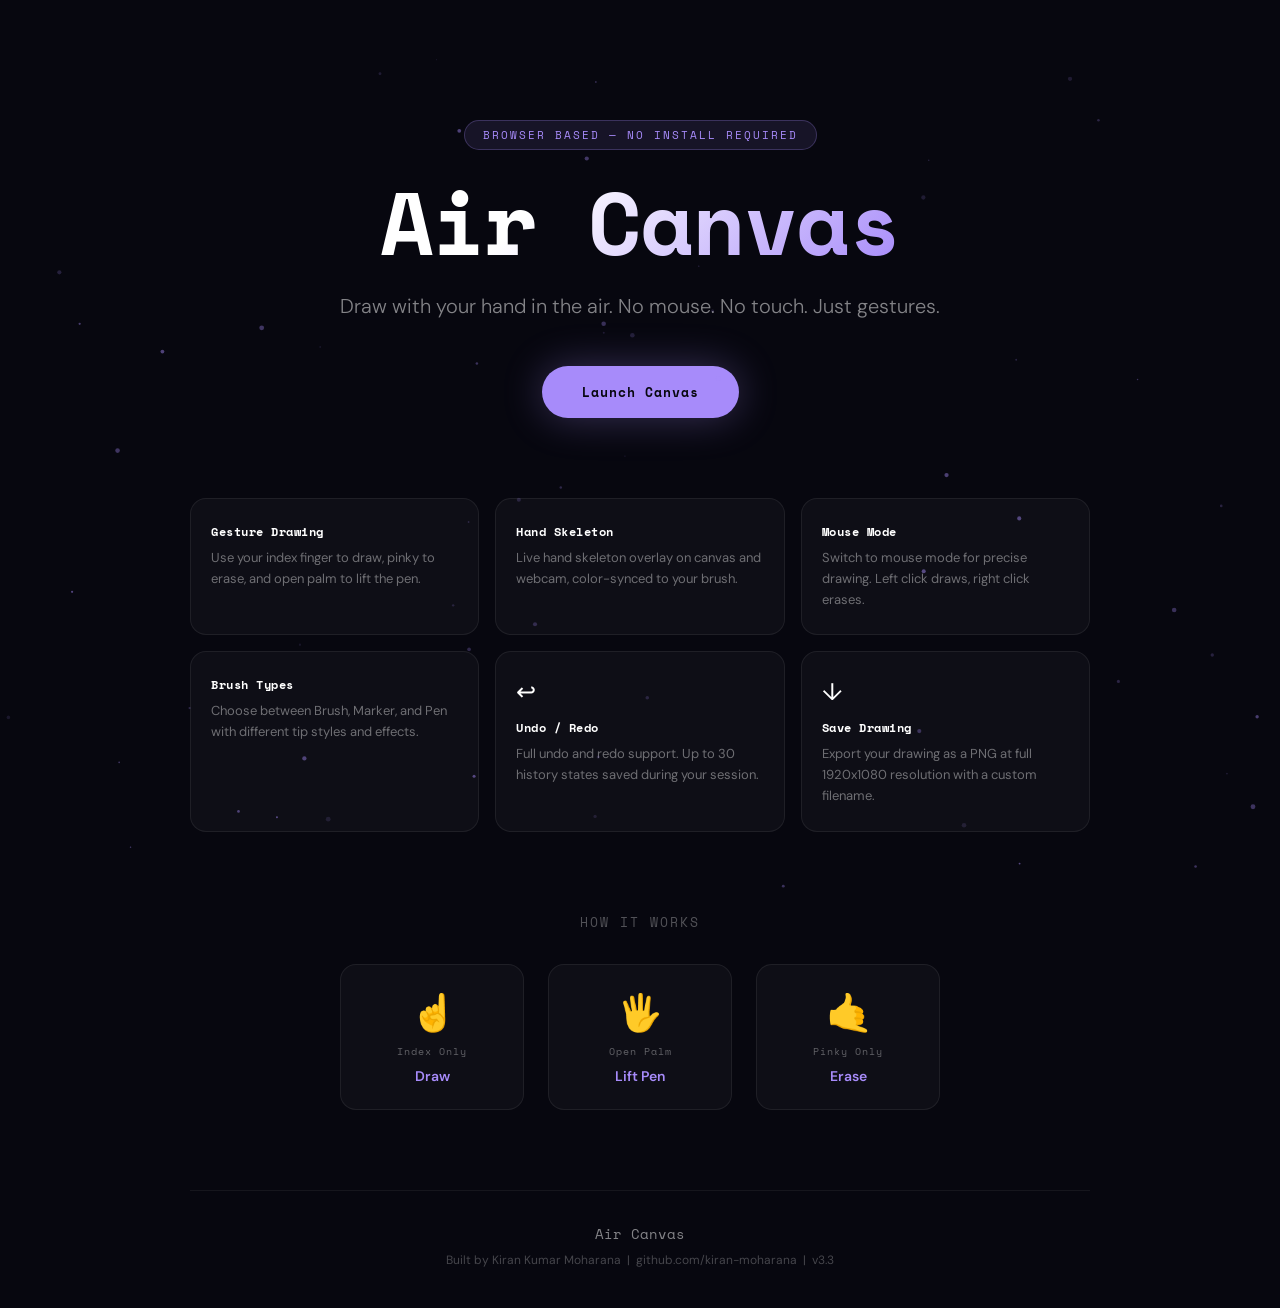
<file: index.html>
<!DOCTYPE html>
<html lang="en">
<head>
  <meta charset="UTF-8" />
  <meta name="viewport" content="width=device-width, initial-scale=1.0" />
  <title>Air Canvas</title>
  <link rel="stylesheet" href="landing.css" />
</head>
<body>

<div id="landing">

  <!-- BACKGROUND PARTICLES -->
  <canvas id="bg-canvas"></canvas>

  <!-- HERO SECTION -->
  <div id="hero">
    <div id="hero-badge">Browser Based — No Install Required</div>
    <h1 id="hero-title">Air Canvas</h1>
    <p id="hero-sub">Draw with your hand in the air. No mouse. No touch. Just gestures.</p>
    <a href="canvas.html" id="launch-btn">Launch Canvas</a>
  </div>

  <!-- FEATURES SECTION -->
  <div id="features">
    <div class="feature-card">
      <div class="feature-title">Gesture Drawing</div>
      <div class="feature-desc">Use your index finger to draw, pinky to erase, and open palm to lift the pen.</div>
    </div>
    <div class="feature-card">
      <div class="feature-title">Hand Skeleton</div>
      <div class="feature-desc">Live hand skeleton overlay on canvas and webcam, color-synced to your brush.</div>
    </div>
    <div class="feature-card">
      <div class="feature-title">Mouse Mode</div>
      <div class="feature-desc">Switch to mouse mode for precise drawing. Left click draws, right click erases.</div>
    </div>
    <div class="feature-card">
      <div class="feature-title">Brush Types</div>
      <div class="feature-desc">Choose between Brush, Marker, and Pen with different tip styles and effects.</div>
    </div>
    <div class="feature-card">
      <div class="feature-icon">↩</div>
      <div class="feature-title">Undo / Redo</div>
      <div class="feature-desc">Full undo and redo support. Up to 30 history states saved during your session.</div>
    </div>
    <div class="feature-card">
      <div class="feature-icon">↓</div>
      <div class="feature-title">Save Drawing</div>
      <div class="feature-desc">Export your drawing as a PNG at full 1920x1080 resolution with a custom filename.</div>
    </div>
  </div>

  <!-- GESTURES SECTION -->
  <div id="gestures-section">
    <div id="gestures-title">How It Works</div>
    <div id="gestures-grid">
      <div class="gesture-item">
        <div class="gesture-hand">☝️</div>
        <div class="gesture-name">Index Only</div>
        <div class="gesture-action">Draw</div>
      </div>
      <div class="gesture-item">
        <div class="gesture-hand">🖐️</div>
        <div class="gesture-name">Open Palm</div>
        <div class="gesture-action">Lift Pen</div>
      </div>
      <div class="gesture-item">
        <div class="gesture-hand">🤙</div>
        <div class="gesture-name">Pinky Only</div>
        <div class="gesture-action">Erase</div>
      </div>
    </div>
  </div>

  <!-- FOOTER -->
  <div id="landing-footer">
    <div id="footer-name">Air Canvas</div>
    <div id="footer-info">Built by Kiran Kumar Moharana &nbsp;|&nbsp; github.com/kiran-moharana &nbsp;|&nbsp; v3.3</div>
  </div>

</div>

<script>
// Background particle animation
const bgCanvas = document.getElementById('bg-canvas');
const bgCtx = bgCanvas.getContext('2d');

bgCanvas.width = window.innerWidth;
bgCanvas.height = window.innerHeight;

window.addEventListener('resize', () => {
  bgCanvas.width = window.innerWidth;
  bgCanvas.height = window.innerHeight;
});

const particles = Array.from({ length: 60 }, () => ({
  x: Math.random() * window.innerWidth,
  y: Math.random() * window.innerHeight,
  r: Math.random() * 2 + 0.5,
  dx: (Math.random() - 0.5) * 0.4,
  dy: (Math.random() - 0.5) * 0.4,
  alpha: Math.random() * 0.4 + 0.1
}));

function animateBg() {
  bgCtx.clearRect(0, 0, bgCanvas.width, bgCanvas.height);
  particles.forEach(p => {
    p.x += p.dx; p.y += p.dy;
    if (p.x < 0) p.x = bgCanvas.width;
    if (p.x > bgCanvas.width) p.x = 0;
    if (p.y < 0) p.y = bgCanvas.height;
    if (p.y > bgCanvas.height) p.y = 0;
    bgCtx.beginPath();
    bgCtx.arc(p.x, p.y, p.r, 0, Math.PI * 2);
    bgCtx.fillStyle = `rgba(167,139,250,${p.alpha})`;
    bgCtx.fill();
  });
  requestAnimationFrame(animateBg);
}
animateBg();
</script>

</body>
</html>
</file>
<file: landing.css>
@import url('https://fonts.googleapis.com/css2?family=Space+Mono:wght@400;700&family=DM+Sans:wght@300;400;500;600&display=swap');

*, *::before, *::after { box-sizing: border-box; margin: 0; padding: 0; }

body {
  font-family: 'DM Sans', sans-serif;
  background: #07070f;
  color: #fff;
  min-height: 100vh;
  
  overflow-x: hidden;
}

/* BACKGROUND */
#bg-canvas {
  position: fixed;
  inset: 0;
  z-index: 0;
  pointer-events: none;
}

#landing {
  position: relative;
  z-index: 1;
  display: flex;
  flex-direction: column;
  align-items: center;
  padding: 0 24px;
}

/* HERO */
#hero {
  display: flex;
  flex-direction: column;
  align-items: center;
  text-align: center;
  padding: 120px 0 80px;
  max-width: 700px;
}

#hero-badge {
  font-family: 'Space Mono', monospace;
  font-size: 11px;
  color: #a78bfa;
  letter-spacing: 2px;
  text-transform: uppercase;
  background: rgba(167,139,250,0.1);
  border: 1px solid rgba(167,139,250,0.25);
  border-radius: 100px;
  padding: 6px 18px;
  margin-bottom: 28px;
}

#hero-title {
  font-family: 'Space Mono', monospace;
  font-size: clamp(52px, 8vw, 88px);
  font-weight: 700;
  letter-spacing: -2px;
  line-height: 1;
  margin-bottom: 24px;
  background: linear-gradient(135deg, #ffffff 30%, #a78bfa 100%);
  -webkit-background-clip: text;
  -webkit-text-fill-color: transparent;
  background-clip: text;
}

#hero-sub {
  font-size: 20px;
  color: rgba(255,255,255,0.5);
  line-height: 1.6;
  margin-bottom: 44px;
  font-weight: 300;
}

#launch-btn {
  display: inline-flex;
  align-items: center;
  gap: 10px;
  padding: 16px 40px;
  background: #a78bfa;
  color: #07070f;
  font-family: 'Space Mono', monospace;
  font-size: 13px;
  font-weight: 700;
  letter-spacing: 1px;
  text-decoration: none;
  border-radius: 100px;
  transition: background 0.2s, transform 0.15s, box-shadow 0.2s;
  box-shadow: 0 0 40px rgba(167,139,250,0.3);
}

#launch-btn:hover {
  background: #c4b5fd;
  transform: translateY(-2px);
  box-shadow: 0 0 60px rgba(167,139,250,0.5);
}

#launch-btn:active { transform: translateY(0); }

/* FEATURES */
#features {
  display: grid;
  grid-template-columns: repeat(3, 1fr);
  gap: 16px;
  max-width: 900px;
  width: 100%;
  margin-bottom: 80px;
}

.feature-card {
  background: rgba(255,255,255,0.03);
  border: 1px solid rgba(255,255,255,0.07);
  border-radius: 16px;
  padding: 24px 20px;
  transition: background 0.2s, border-color 0.2s, transform 0.2s;
}

.feature-card:hover {
  background: rgba(167,139,250,0.06);
  border-color: rgba(167,139,250,0.2);
  transform: translateY(-3px);
}

.feature-icon {
  font-size: 24px;
  margin-bottom: 12px;
}

.feature-title {
  font-family: 'Space Mono', monospace;
  font-size: 12px;
  font-weight: 700;
  color: #fff;
  letter-spacing: 0.5px;
  margin-bottom: 8px;
}

.feature-desc {
  font-size: 13px;
  color: rgba(255,255,255,0.4);
  line-height: 1.6;
}

/* GESTURES */
#gestures-section {
  max-width: 600px;
  width: 100%;
  text-align: center;
  margin-bottom: 80px;
}

#gestures-title {
  font-family: 'Space Mono', monospace;
  font-size: 13px;
  color: rgba(255,255,255,0.3);
  letter-spacing: 2px;
  text-transform: uppercase;
  margin-bottom: 32px;
}

#gestures-grid {
  display: flex;
  justify-content: center;
  gap: 24px;
}

.gesture-item {
  display: flex;
  flex-direction: column;
  align-items: center;
  gap: 8px;
  background: rgba(255,255,255,0.03);
  border: 1px solid rgba(255,255,255,0.07);
  border-radius: 16px;
  padding: 24px 32px;
  flex: 1;
}

.gesture-hand { font-size: 36px; }

.gesture-name {
  font-family: 'Space Mono', monospace;
  font-size: 10px;
  color: rgba(255,255,255,0.35);
  letter-spacing: 1px;
}

.gesture-action {
  font-size: 14px;
  font-weight: 600;
  color: #a78bfa;
}

/* FOOTER */
#landing-footer {
  padding: 32px 0 40px;
  text-align: center;
  border-top: 1px solid rgba(255,255,255,0.06);
  width: 100%;
  max-width: 900px;
}

#footer-name {
  font-family: 'Space Mono', monospace;
  font-size: 14px;
  color: rgba(255,255,255,0.5);
  margin-bottom: 8px;
}

#footer-info {
  font-size: 12px;
  color: rgba(255,255,255,0.25);
}
</file>
